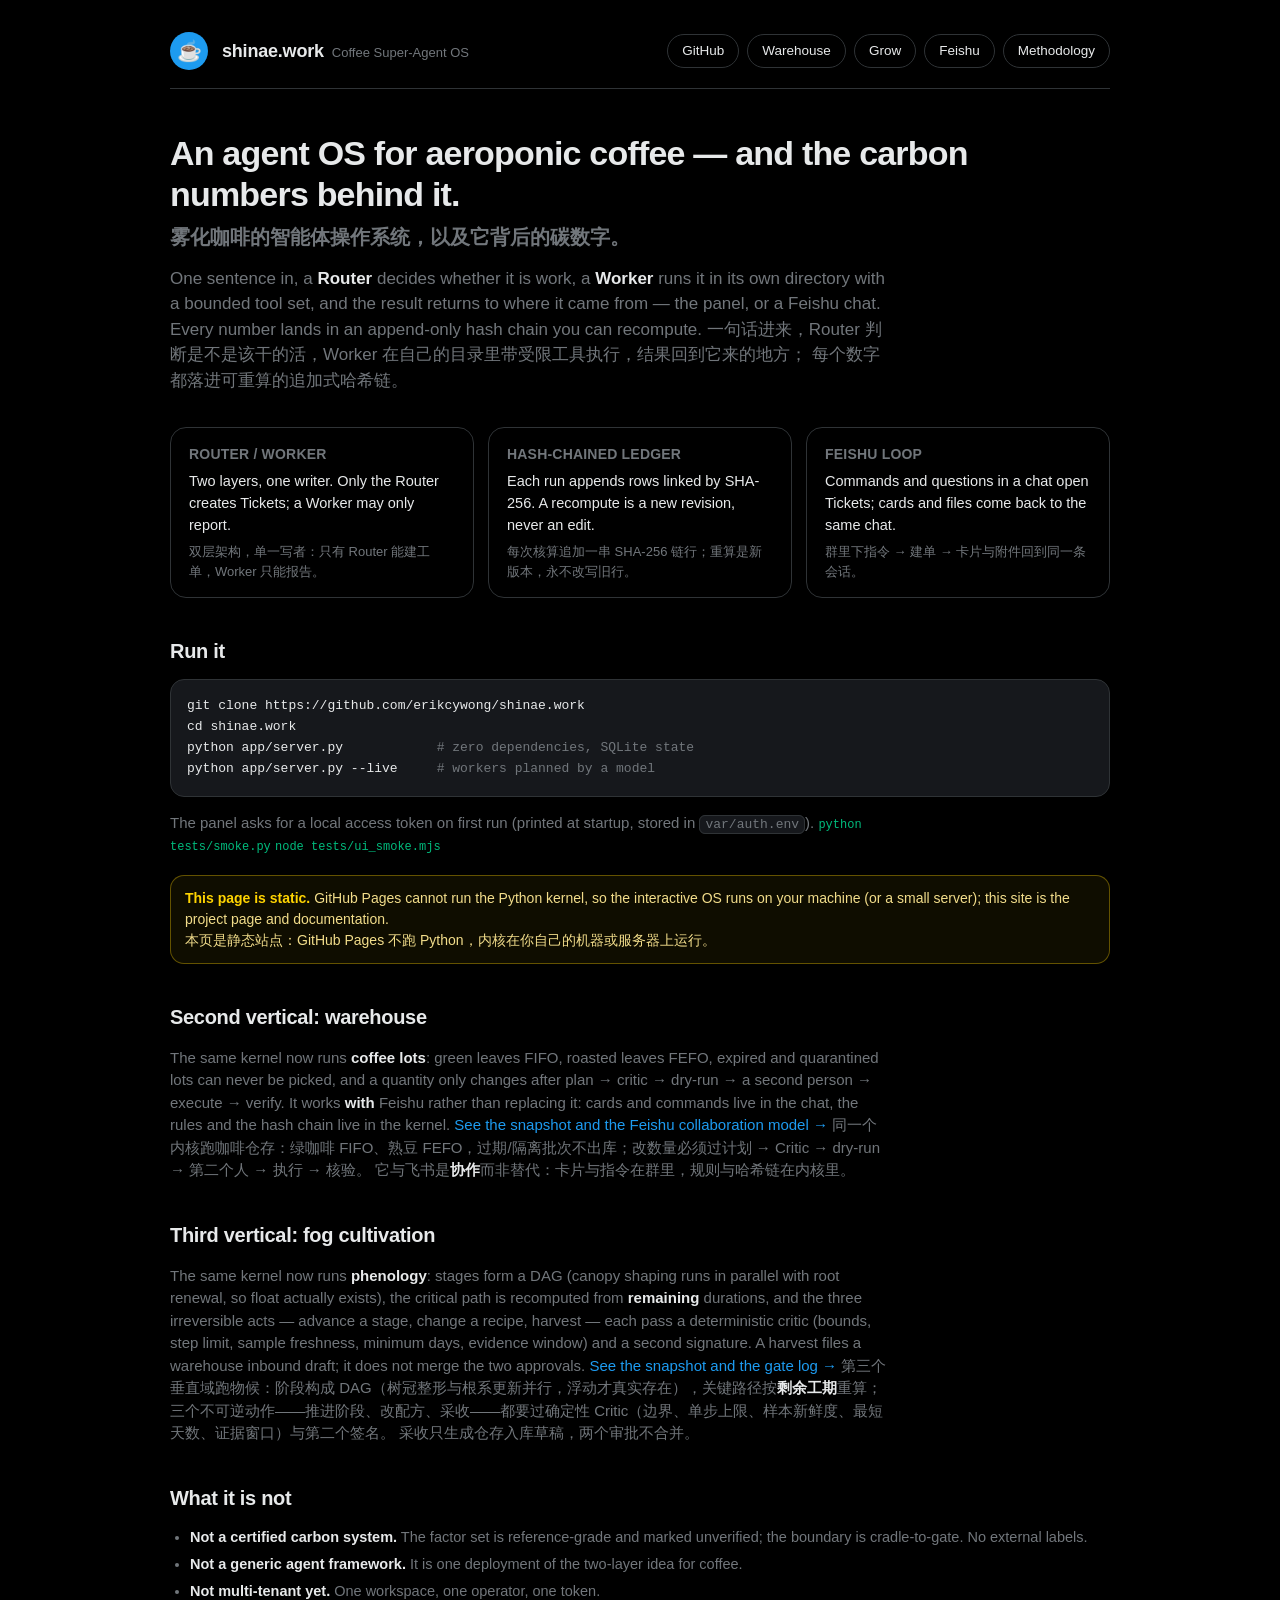
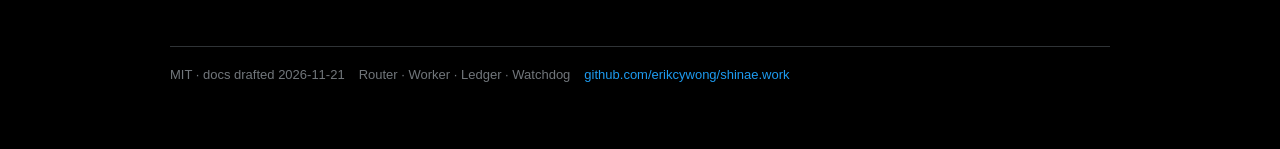
<file: docs/index.html>
<!doctype html>
<html lang="zh-CN">
<head>
<meta charset="utf-8">
<meta name="viewport" content="width=device-width, initial-scale=1">
<title>shinae.work — Coffee Super-Agent OS</title>
<meta name="description" content="An agent operating system for aeroponic coffee and carbon accounting: Router/Worker, hash-chained ledger, Feishu loop.">
<link rel="icon" href="data:image/svg+xml,<svg xmlns='http://www.w3.org/2000/svg' viewBox='0 0 100 100'><text y='.9em' font-size='90'>☕</text></svg>">
<style>
  :root{
    --bg:#000;--line:#2f3336;--text:#e7e9ea;--dim:#71767b;--accent:#1d9bf0;
    --green:#00ba7c;--surface:#16181c;--mono:ui-monospace,"Cascadia Mono",Consolas,monospace;
    --sans:-apple-system,"Segoe UI",Roboto,"Helvetica Neue","PingFang SC","Microsoft YaHei",sans-serif;
  }
  *{box-sizing:border-box}
  html,body{margin:0;background:var(--bg);color:var(--text);font-family:var(--sans);
    font-size:16px;line-height:1.5;-webkit-font-smoothing:antialiased}
  a{color:var(--accent);text-decoration:none}
  a:hover{text-decoration:underline}
  .wrap{max-width:980px;margin:0 auto;padding:32px 20px 64px}
  header{display:flex;align-items:center;gap:14px;padding-bottom:18px;border-bottom:1px solid var(--line)}
  .mark{width:38px;height:38px;border-radius:50%;background:var(--accent);display:grid;place-items:center;
    font-size:20px;color:#fff;flex:0 0 auto}
  .brand b{font-size:18px;letter-spacing:-.2px}
  .brand span{color:var(--dim);font-size:13px;margin-left:8px}
  nav{margin-left:auto;display:flex;gap:8px;flex-wrap:wrap}
  nav a{border:1px solid var(--line);border-radius:999px;padding:6px 14px;font-size:13.5px;color:var(--text)}
  nav a:hover{background:rgba(231,233,234,.08);text-decoration:none}
  h1{font-size:34px;line-height:1.2;letter-spacing:-.8px;margin:44px 0 10px;font-weight:800}
  h1 .cn{display:block;font-size:20px;color:var(--dim);font-weight:600;margin-top:10px;letter-spacing:0}
  .lead{color:var(--dim);font-size:17px;max-width:720px}
  .lead b{color:var(--text);font-weight:600}
  .grid{display:grid;gap:14px;margin:34px 0}
  @media(min-width:760px){.grid.c3{grid-template-columns:repeat(3,1fr)}}
  .card{border:1px solid var(--line);border-radius:16px;padding:16px 18px}
  .card h3{margin:0 0 6px;font-size:14px;color:var(--dim);font-weight:700;letter-spacing:.2px}
  .card p{margin:0;font-size:14.5px;color:var(--text)}
  .card .cn2{display:block;color:var(--dim);font-size:13px;margin-top:6px}
  pre{background:var(--surface);border:1px solid var(--line);border-radius:14px;padding:16px;
    overflow:auto;font-family:var(--mono);font-size:13px;line-height:1.6}
  code{font-family:var(--mono);font-size:13px;background:var(--surface);border:1px solid var(--line);
    border-radius:6px;padding:1px 5px}
  h2{font-size:20px;margin:38px 0 10px;letter-spacing:-.3px}
  .note{border:1px solid rgba(255,212,0,.35);background:rgba(255,212,0,.06);border-radius:14px;
    padding:12px 14px;font-size:14px;color:#f2dd8a;margin:18px 0}
  .note b{color:#ffd400}
  ul{color:var(--dim);font-size:14.5px;padding-left:20px}
  li{margin:5px 0}
  li b{color:var(--text);font-weight:600}
  footer{border-top:1px solid var(--line);margin-top:44px;padding-top:18px;color:var(--dim);font-size:13px;
    display:flex;gap:14px;flex-wrap:wrap}
  .tag{font-family:var(--mono);font-size:12px;color:var(--green)}
</style>
</head>
<body>
<div class="wrap">
  <header>
    <div class="mark">☕</div>
    <div class="brand"><b>shinae.work</b><span>Coffee Super-Agent OS</span></div>
    <nav>
      <a href="https://github.com/erikcywong/shinae.work">GitHub</a>
      <a href="warehouse.html">Warehouse</a>
      <a href="grow.html">Grow</a>
      <a href="https://github.com/erikcywong/shinae.work/blob/main/docs/005-feishu.md">Feishu</a>
      <a href="https://github.com/erikcywong/shinae.work/blob/main/docs/004-methodology.md">Methodology</a>
    </nav>
  </header>

  <h1>An agent OS for aeroponic coffee — and the carbon numbers behind it.
    <span class="cn">雾化咖啡的智能体操作系统，以及它背后的碳数字。</span>
  </h1>
  <p class="lead">
    One sentence in, a <b>Router</b> decides whether it is work, a <b>Worker</b> runs it in its own
    directory with a bounded tool set, and the result returns to where it came from — the panel, or a
    Feishu chat. Every number lands in an append-only hash chain you can recompute.
    <span class="cn2">一句话进来，Router 判断是不是该干的活，Worker 在自己的目录里带受限工具执行，结果回到它来的地方；
    每个数字都落进可重算的追加式哈希链。</span>
  </p>

  <div class="grid c3">
    <div class="card">
      <h3>ROUTER / WORKER</h3>
      <p>Two layers, one writer. Only the Router creates Tickets; a Worker may only report.</p>
      <span class="cn2">双层架构，单一写者：只有 Router 能建工单，Worker 只能报告。</span>
    </div>
    <div class="card">
      <h3>HASH-CHAINED LEDGER</h3>
      <p>Each run appends rows linked by SHA-256. A recompute is a new revision, never an edit.</p>
      <span class="cn2">每次核算追加一串 SHA-256 链行；重算是新版本，永不改写旧行。</span>
    </div>
    <div class="card">
      <h3>FEISHU LOOP</h3>
      <p>Commands and questions in a chat open Tickets; cards and files come back to the same chat.</p>
      <span class="cn2">群里下指令 → 建单 → 卡片与附件回到同一条会话。</span>
    </div>
  </div>

  <h2>Run it</h2>
  <pre>git clone https://github.com/erikcywong/shinae.work
cd shinae.work
python app/server.py            <span style="color:#71767b"># zero dependencies, SQLite state</span>
python app/server.py --live     <span style="color:#71767b"># workers planned by a model</span></pre>
  <p class="lead" style="font-size:15px">
    The panel asks for a local access token on first run (printed at startup, stored in
    <code>var/auth.env</code>). <span class="tag">python tests/smoke.py</span>
    <span class="tag">node tests/ui_smoke.mjs</span>
  </p>

  <div class="note">
    <b>This page is static.</b> GitHub Pages cannot run the Python kernel, so the interactive OS runs
    on your machine (or a small server); this site is the project page and documentation.
    <br>本页是静态站点：GitHub Pages 不跑 Python，内核在你自己的机器或服务器上运行。
  </div>

  <h2>Second vertical: warehouse</h2>
  <p class="lead" style="font-size:15px">
    The same kernel now runs <b>coffee lots</b>: green leaves FIFO, roasted leaves FEFO, expired and quarantined
    lots can never be picked, and a quantity only changes after plan → critic → dry-run → a second person →
    execute → verify. It works <b>with</b> Feishu rather than replacing it: cards and commands live in the chat,
    the rules and the hash chain live in the kernel.
    <a href="warehouse.html">See the snapshot and the Feishu collaboration model →</a>
    <span class="cn2">同一个内核跑咖啡仓存：绿咖啡 FIFO、熟豆 FEFO，过期/隔离批次不出库；改数量必须过计划 → Critic → dry-run → 第二个人 → 执行 → 核验。
    它与飞书是<b>协作</b>而非替代：卡片与指令在群里，规则与哈希链在内核里。</span>
  </p>

  <h2>Third vertical: fog cultivation</h2>
  <p class="lead" style="font-size:15px">
    The same kernel now runs <b>phenology</b>: stages form a DAG (canopy shaping runs in parallel with root
    renewal, so float actually exists), the critical path is recomputed from <b>remaining</b> durations, and the
    three irreversible acts — advance a stage, change a recipe, harvest — each pass a deterministic critic
    (bounds, step limit, sample freshness, minimum days, evidence window) and a second signature.
    A harvest files a warehouse inbound draft; it does not merge the two approvals.
    <a href="grow.html">See the snapshot and the gate log →</a>
    <span class="cn2">第三个垂直域跑物候：阶段构成 DAG（树冠整形与根系更新并行，浮动才真实存在），关键路径按<b>剩余工期</b>重算；
    三个不可逆动作——推进阶段、改配方、采收——都要过确定性 Critic（边界、单步上限、样本新鲜度、最短天数、证据窗口）与第二个签名。
    采收只生成仓存入库草稿，两个审批不合并。</span>
  </p>

  <h2>What it is not</h2>
  <ul>
    <li><b>Not a certified carbon system.</b> The factor set is reference-grade and marked unverified; the
      boundary is cradle-to-gate. No external labels.</li>
    <li><b>Not a generic agent framework.</b> It is one deployment of the two-layer idea for coffee.</li>
    <li><b>Not multi-tenant yet.</b> One workspace, one operator, one token.</li>
  </ul>

  <footer>
    <span>MIT · docs drafted 2026-11-21</span>
    <span>Router · Worker · Ledger · Watchdog</span>
    <span><a href="https://github.com/erikcywong/shinae.work">github.com/erikcywong/shinae.work</a></span>
  </footer>
</div>
</body>
</html>
</file>
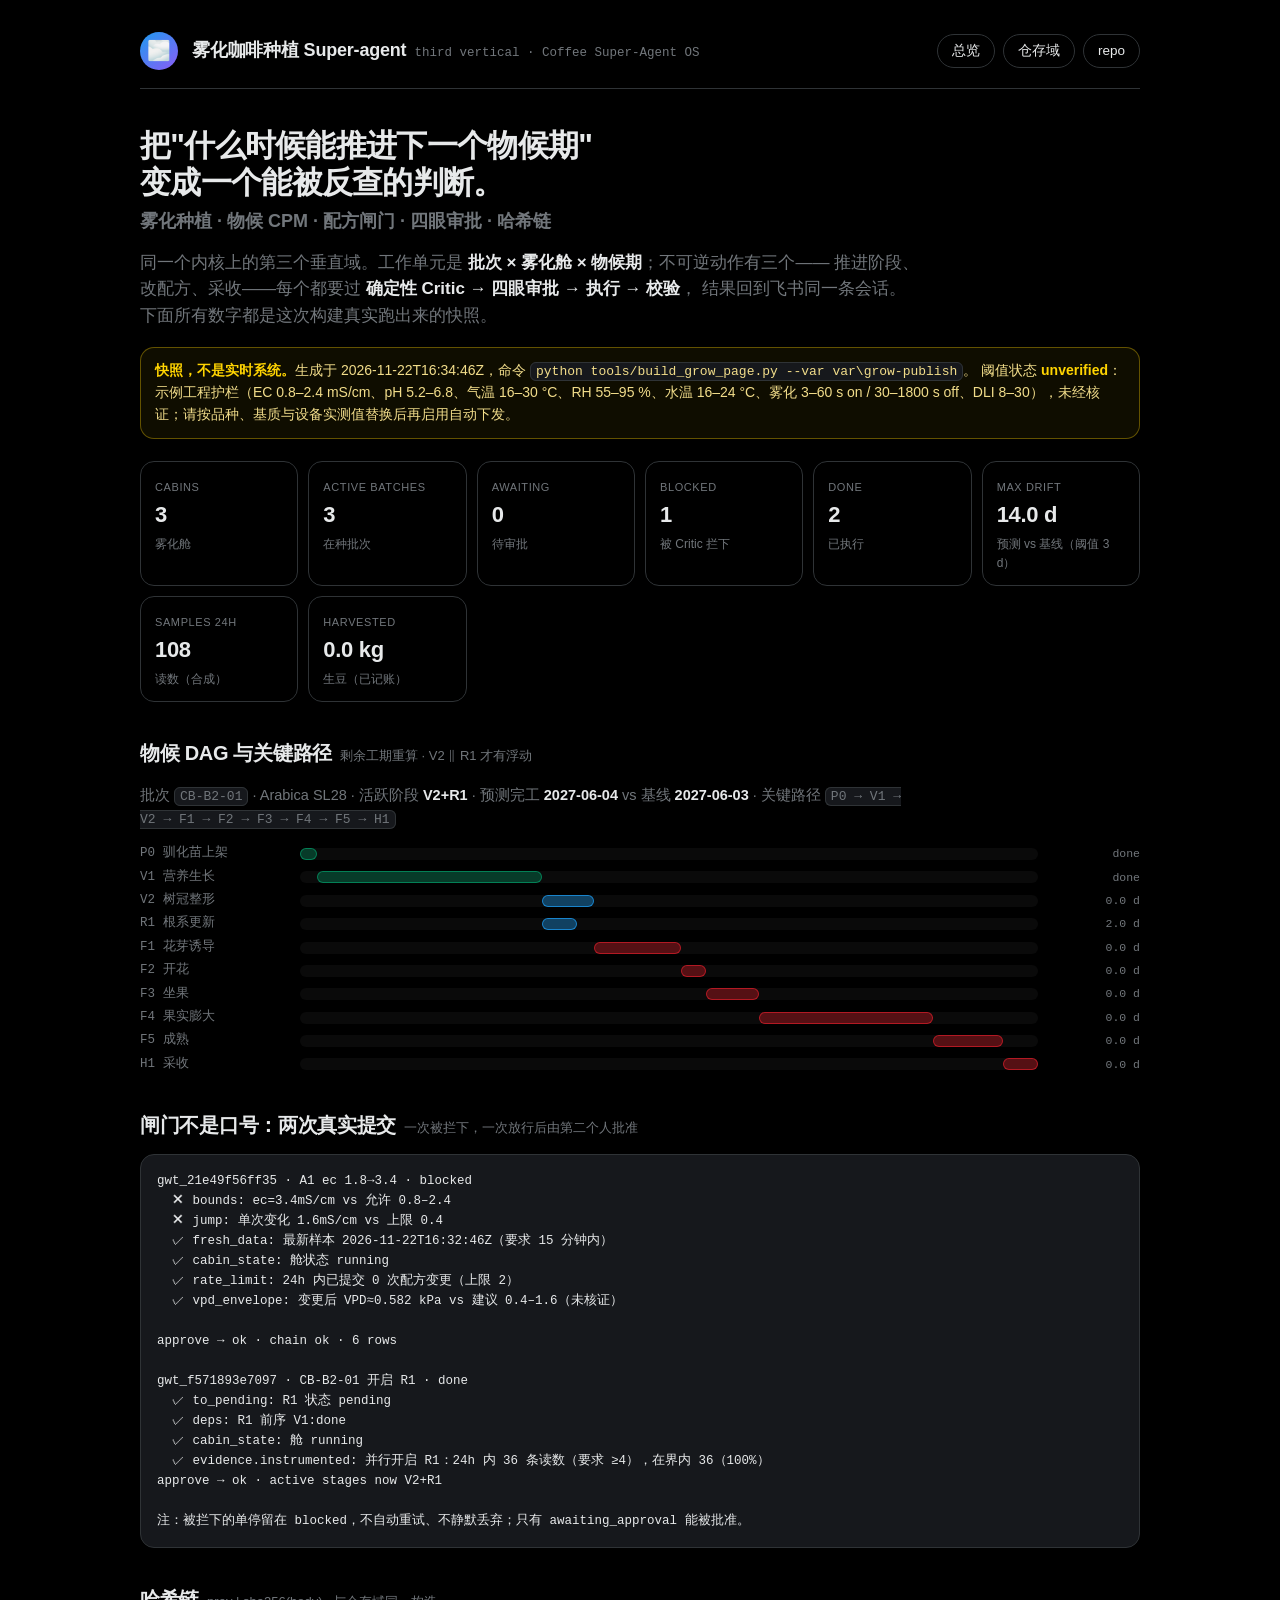
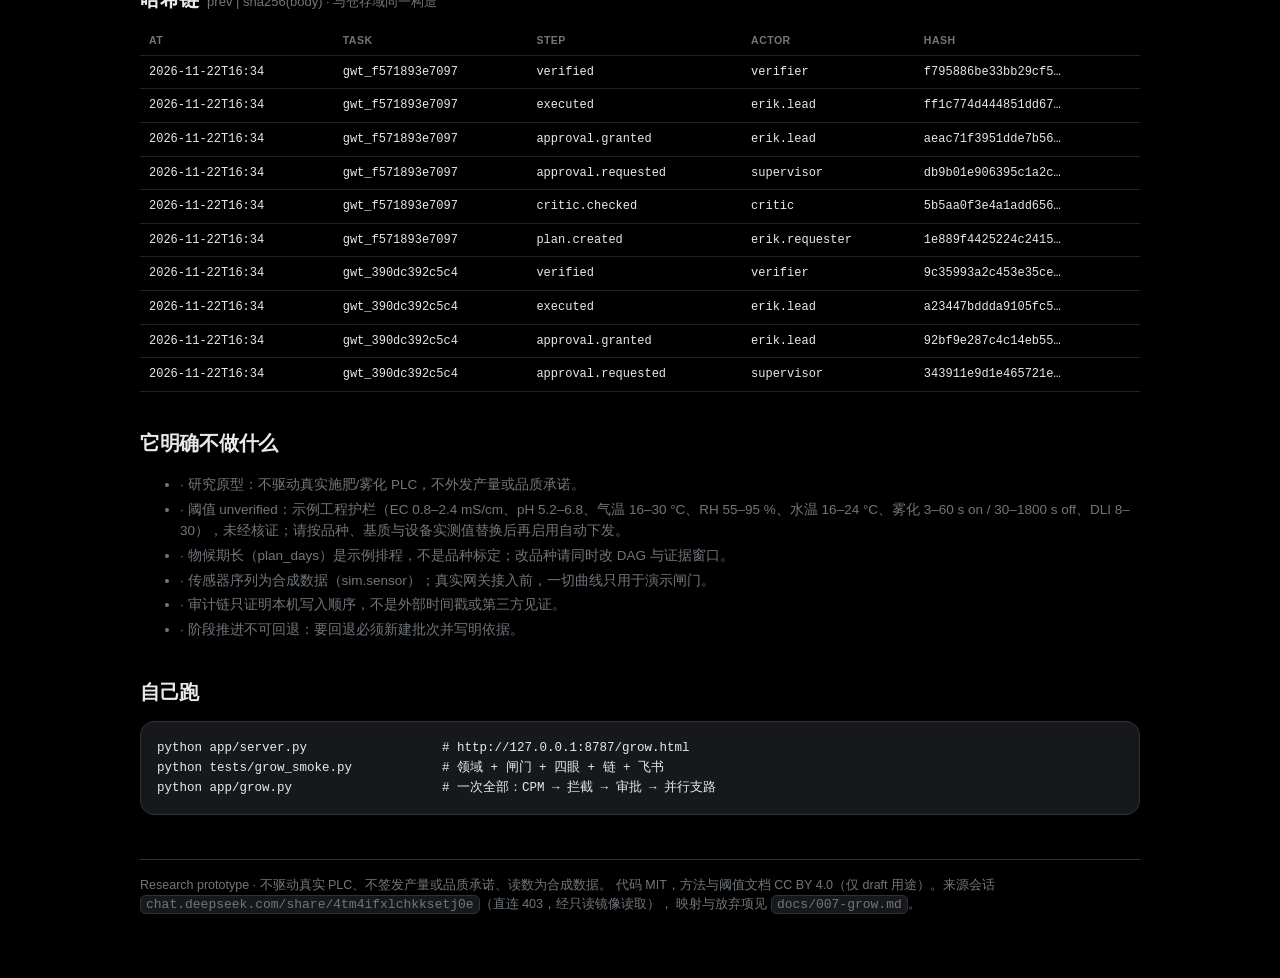
<file: docs/grow.html>
<!doctype html>
<html lang="zh-CN">
<head>
<meta charset="utf-8">
<meta name="viewport" content="width=device-width, initial-scale=1">
<title>雾化咖啡种植 Super-agent — 物候 CPM · 配方闸门 · 四眼审批</title>
<meta name="description" content="第三个垂直域：雾化咖啡种植。物候期关键路径（CPM）用剩余工期重算，配方变更过确定性 Critic 与四眼审批，舱内读数越界即告警，采收自动生成仓存入库单，全过程哈希链可验。">
<link rel="icon" href="data:image/svg+xml,<svg xmlns='http://www.w3.org/2000/svg' viewBox='0 0 100 100'><text y='.9em' font-size='90'>🌫️</text></svg>">
<style>
:root{--bg:#000;--line:#2f3336;--text:#e7e9ea;--dim:#71767b;--accent:#1d9bf0;
  --green:#00ba7c;--amber:#ffd400;--red:#f4212e;--surface:#16181c;
  --mono:ui-monospace,"Cascadia Mono",Consolas,monospace;
  --sans:-apple-system,"Segoe UI",Roboto,"Helvetica Neue","PingFang SC","Microsoft YaHei",sans-serif}
*{box-sizing:border-box}
html,body{margin:0;background:var(--bg);color:var(--text);font-family:var(--sans);font-size:16px;line-height:1.55}
a{color:var(--accent);text-decoration:none}a:hover{text-decoration:underline}
.wrap{max-width:1040px;margin:0 auto;padding:32px 20px 64px}
header{display:flex;align-items:center;gap:14px;padding-bottom:18px;border-bottom:1px solid var(--line);flex-wrap:wrap}
.mark{width:38px;height:38px;border-radius:50%;background:linear-gradient(140deg,#1d9bf0,#8b5cf6);
  display:grid;place-items:center;font-size:19px;flex:0 0 auto}
.brand b{font-size:18px;letter-spacing:-.2px}
.brand span{color:var(--dim);font-size:12.5px;margin-left:8px;font-family:var(--mono)}
nav{margin-left:auto;display:flex;gap:8px;flex-wrap:wrap}
nav a{border:1px solid var(--line);border-radius:999px;padding:6px 14px;font-size:13.5px;color:var(--text)}
nav a:hover{background:rgba(231,233,234,.08);text-decoration:none}
h1{font-size:31px;line-height:1.2;letter-spacing:-.7px;margin:38px 0 10px;font-weight:800}
h1 .cn{display:block;font-size:18px;color:var(--dim);font-weight:600;margin-top:10px;letter-spacing:0}
.lead{color:var(--dim);font-size:17px;max-width:780px}
.lead b{color:var(--text);font-weight:600}
h2{font-size:20px;margin:36px 0 10px;letter-spacing:-.3px}
h2 small{color:var(--dim);font-weight:500;font-size:13px;margin-left:8px;letter-spacing:0}
.note{border:1px solid rgba(255,212,0,.35);background:rgba(255,212,0,.06);border-radius:14px;
  padding:12px 14px;font-size:14px;color:#f2dd8a;margin:18px 0}
.note b{color:var(--amber)}
.kpis{display:grid;gap:10px;grid-template-columns:repeat(auto-fit,minmax(150px,1fr));margin:22px 0}
.kpi{border:1px solid var(--line);border-radius:14px;padding:12px 14px}
.kpi b{display:block;font-size:22px;font-weight:750;letter-spacing:-.3px}
.kpi span{font-size:11px;color:var(--dim);text-transform:uppercase;letter-spacing:.6px}
.kpi small{display:block;color:var(--dim);font-size:12px;margin-top:3px}
pre{background:var(--surface);border:1px solid var(--line);border-radius:14px;padding:16px;overflow:auto;
  font-family:var(--mono);font-size:12.5px;line-height:1.6}
code{font-family:var(--mono);font-size:13px;background:var(--surface);border:1px solid var(--line);
  border-radius:6px;padding:1px 5px}
table{width:100%;border-collapse:collapse;font-size:13px;margin:10px 0}
th,td{text-align:left;padding:7px 9px;border-bottom:1px solid #222}
th{color:var(--dim);font-size:10.5px;text-transform:uppercase;letter-spacing:.5px;font-weight:600}
.mono{font-family:var(--mono);font-size:12px}
.pill{display:inline-block;border:1px solid var(--line);border-radius:999px;padding:1px 8px;font-size:11px}
.ok{color:var(--green);border-color:rgba(0,186,124,.4)}
.warn{color:var(--amber);border-color:rgba(255,212,0,.35)}
.bad{color:var(--red);border-color:rgba(244,33,46,.35)}
.boundary li{font-size:13.5px;color:var(--dim);margin:4px 0}
.stages{display:grid;gap:4px;margin:12px 0}
.stage{display:grid;grid-template-columns:150px 1fr 92px;gap:10px;align-items:center;font-size:12.5px}
.stage .lbl{font-family:var(--mono);color:var(--dim)}
.stage .track{height:12px;background:rgba(255,255,255,.04);border-radius:6px;position:relative}
.stage .bar{position:absolute;top:0;height:12px;border-radius:6px;background:#3a3f45;border:1px solid #4a5057}
.stage .bar.critical{background:rgba(244,33,46,.32);border-color:rgba(244,33,46,.6)}
.stage .bar.done{background:rgba(0,186,124,.28);border-color:rgba(0,186,124,.55)}
.stage .bar.active{background:rgba(29,155,240,.38);border-color:rgba(29,155,240,.75)}
.stage .val{font-family:var(--mono);color:var(--dim);text-align:right;font-size:11.5px}
footer{margin-top:44px;padding-top:16px;border-top:1px solid var(--line);color:var(--dim);font-size:12.5px}
</style>
</head>
<body>
<div class="wrap">
<header>
  <div class="mark">🌫️</div>
  <div class="brand"><b>雾化咖啡种植 Super-agent</b><span>third vertical · Coffee Super-Agent OS</span></div>
  <nav>
    <a href="./">总览</a>
    <a href="warehouse.html">仓存域</a>
    <a href="https://github.com/erikcywong/shinae.work">repo</a>
  </nav>
</header>

<h1>把"什么时候能推进下一个物候期"<br>变成一个能被反查的判断。<span class="cn">雾化种植 · 物候 CPM · 配方闸门 · 四眼审批 · 哈希链</span></h1>
<p class="lead">同一个内核上的第三个垂直域。工作单元是 <b>批次 × 雾化舱 × 物候期</b>；不可逆动作有三个——
推进阶段、改配方、采收——每个都要过 <b>确定性 Critic → 四眼审批 → 执行 → 校验</b>，
结果回到飞书同一条会话。下面所有数字都是这次构建真实跑出来的快照。</p>

<div class="note"><b>快照，不是实时系统。</b>生成于 2026-11-22T16:34:46Z，命令 <code>python tools/build_grow_page.py --var var\grow-publish</code>。
阈值状态 <b>unverified</b>：示例工程护栏（EC 0.8–2.4 mS/cm、pH 5.2–6.8、气温 16–30 °C、RH 55–95 %、水温 16–24 °C、雾化 3–60 s on / 30–1800 s off、DLI 8–30），未经核证；请按品种、基质与设备实测值替换后再启用自动下发。</div>

<div class="kpis">
  <div class="kpi"><span>cabins</span><b>3</b><small>雾化舱</small></div>
  <div class="kpi"><span>active batches</span><b>3</b><small>在种批次</small></div>
  <div class="kpi"><span>awaiting</span><b>0</b><small>待审批</small></div>
  <div class="kpi"><span>blocked</span><b>1</b><small>被 Critic 拦下</small></div>
  <div class="kpi"><span>done</span><b>2</b><small>已执行</small></div>
  <div class="kpi"><span>max drift</span><b>14.0 d</b><small>预测 vs 基线（阈值 3 d）</small></div>
  <div class="kpi"><span>samples 24h</span><b>108</b><small>读数（合成）</small></div>
  <div class="kpi"><span>harvested</span><b>0.0 kg</b><small>生豆（已记账）</small></div>
</div>

<h2>物候 DAG 与关键路径<small>剩余工期重算 · V2 ∥ R1 才有浮动</small></h2>
<p class="lead" style="font-size:14.5px">批次 <code>CB-B2-01</code> · Arabica SL28 · 活跃阶段
<b>V2+R1</b> · 预测完工 <b>2027-06-04</b> vs 基线 <b>2027-06-03</b>
· 关键路径 <code>P0 → V1 → V2 → F1 → F2 → F3 → F4 → F5 → H1</code></p>
<div class="stages"><div class="stage"><div class="lbl">P0 驯化苗上架</div><div class="track"><div class="bar critical done" style="left:0.00%;width:2.36%"></div></div><div class="val">done</div></div>
<div class="stage"><div class="lbl">V1 营养生长</div><div class="track"><div class="bar critical done" style="left:2.36%;width:30.41%"></div></div><div class="val">done</div></div>
<div class="stage"><div class="lbl">V2 树冠整形</div><div class="track"><div class="bar critical active" style="left:32.77%;width:7.09%"></div></div><div class="val">0.0 d</div></div>
<div class="stage"><div class="lbl">R1 根系更新</div><div class="track"><div class="bar active" style="left:32.77%;width:4.73%"></div></div><div class="val">2.0 d</div></div>
<div class="stage"><div class="lbl">F1 花芽诱导</div><div class="track"><div class="bar critical pending" style="left:39.86%;width:11.82%"></div></div><div class="val">0.0 d</div></div>
<div class="stage"><div class="lbl">F2 开花</div><div class="track"><div class="bar critical pending" style="left:51.69%;width:3.38%"></div></div><div class="val">0.0 d</div></div>
<div class="stage"><div class="lbl">F3 坐果</div><div class="track"><div class="bar critical pending" style="left:55.07%;width:7.09%"></div></div><div class="val">0.0 d</div></div>
<div class="stage"><div class="lbl">F4 果实膨大</div><div class="track"><div class="bar critical pending" style="left:62.16%;width:23.65%"></div></div><div class="val">0.0 d</div></div>
<div class="stage"><div class="lbl">F5 成熟</div><div class="track"><div class="bar critical pending" style="left:85.81%;width:9.46%"></div></div><div class="val">0.0 d</div></div>
<div class="stage"><div class="lbl">H1 采收</div><div class="track"><div class="bar critical pending" style="left:95.27%;width:4.73%"></div></div><div class="val">0.0 d</div></div></div>

<h2>闸门不是口号：两次真实提交<small>一次被拦下，一次放行后由第二个人批准</small></h2>
<pre>gwt_21e49f56ff35 · A1 ec 1.8→3.4 · blocked
  ✕ bounds: ec=3.4mS/cm vs 允许 0.8–2.4
  ✕ jump: 单次变化 1.6mS/cm vs 上限 0.4
  ✓ fresh_data: 最新样本 2026-11-22T16:32:46Z（要求 15 分钟内）
  ✓ cabin_state: 舱状态 running
  ✓ rate_limit: 24h 内已提交 0 次配方变更（上限 2）
  ✓ vpd_envelope: 变更后 VPD≈0.582 kPa vs 建议 0.4–1.6（未核证）

approve → ok · chain ok · 6 rows

gwt_f571893e7097 · CB-B2-01 开启 R1 · done
  ✓ to_pending: R1 状态 pending
  ✓ deps: R1 前序 V1:done
  ✓ cabin_state: 舱 running
  ✓ evidence.instrumented: 并行开启 R1：24h 内 36 条读数（要求 ≥4），在界内 36（100%）
approve → ok · active stages now V2+R1

注：被拦下的单停留在 blocked，不自动重试、不静默丢弃；只有 awaiting_approval 能被批准。</pre>

<h2>哈希链<small>prev | sha256(body) · 与仓存域同一构造</small></h2>
<table><thead><tr><th>at</th><th>task</th><th>step</th><th>actor</th><th>hash</th></tr></thead><tbody>
<tr><td class="mono">2026-11-22T16:34</td><td class="mono">gwt_f571893e7097</td><td class="mono">verified</td><td class="mono">verifier</td><td class="mono">f795886be33bb29cf5…</td></tr>
<tr><td class="mono">2026-11-22T16:34</td><td class="mono">gwt_f571893e7097</td><td class="mono">executed</td><td class="mono">erik.lead</td><td class="mono">ff1c774d444851dd67…</td></tr>
<tr><td class="mono">2026-11-22T16:34</td><td class="mono">gwt_f571893e7097</td><td class="mono">approval.granted</td><td class="mono">erik.lead</td><td class="mono">aeac71f3951dde7b56…</td></tr>
<tr><td class="mono">2026-11-22T16:34</td><td class="mono">gwt_f571893e7097</td><td class="mono">approval.requested</td><td class="mono">supervisor</td><td class="mono">db9b01e906395c1a2c…</td></tr>
<tr><td class="mono">2026-11-22T16:34</td><td class="mono">gwt_f571893e7097</td><td class="mono">critic.checked</td><td class="mono">critic</td><td class="mono">5b5aa0f3e4a1add656…</td></tr>
<tr><td class="mono">2026-11-22T16:34</td><td class="mono">gwt_f571893e7097</td><td class="mono">plan.created</td><td class="mono">erik.requester</td><td class="mono">1e889f4425224c2415…</td></tr>
<tr><td class="mono">2026-11-22T16:34</td><td class="mono">gwt_390dc392c5c4</td><td class="mono">verified</td><td class="mono">verifier</td><td class="mono">9c35993a2c453e35ce…</td></tr>
<tr><td class="mono">2026-11-22T16:34</td><td class="mono">gwt_390dc392c5c4</td><td class="mono">executed</td><td class="mono">erik.lead</td><td class="mono">a23447bddda9105fc5…</td></tr>
<tr><td class="mono">2026-11-22T16:34</td><td class="mono">gwt_390dc392c5c4</td><td class="mono">approval.granted</td><td class="mono">erik.lead</td><td class="mono">92bf9e287c4c14eb55…</td></tr>
<tr><td class="mono">2026-11-22T16:34</td><td class="mono">gwt_390dc392c5c4</td><td class="mono">approval.requested</td><td class="mono">supervisor</td><td class="mono">343911e9d1e465721e…</td></tr>
</tbody></table>

<h2>它明确不做什么</h2>
<ul class="boundary"><li>· 研究原型：不驱动真实施肥/雾化 PLC，不外发产量或品质承诺。</li>
<li>· 阈值 unverified：示例工程护栏（EC 0.8–2.4 mS/cm、pH 5.2–6.8、气温 16–30 °C、RH 55–95 %、水温 16–24 °C、雾化 3–60 s on / 30–1800 s off、DLI 8–30），未经核证；请按品种、基质与设备实测值替换后再启用自动下发。</li>
<li>· 物候期长（plan_days）是示例排程，不是品种标定；改品种请同时改 DAG 与证据窗口。</li>
<li>· 传感器序列为合成数据（sim.sensor）；真实网关接入前，一切曲线只用于演示闸门。</li>
<li>· 审计链只证明本机写入顺序，不是外部时间戳或第三方见证。</li>
<li>· 阶段推进不可回退：要回退必须新建批次并写明依据。</li></ul>

<h2>自己跑</h2>
<pre>python app/server.py                  # http://127.0.0.1:8787/grow.html
python tests/grow_smoke.py            # 领域 + 闸门 + 四眼 + 链 + 飞书
python app/grow.py                    # 一次全部：CPM → 拦截 → 审批 → 并行支路</pre>

<footer>
Research prototype · 不驱动真实 PLC、不签发产量或品质承诺、读数为合成数据。
代码 MIT，方法与阈值文档 CC BY 4.0（仅 draft 用途）。来源会话
<code>chat.deepseek.com/share/4tm4ifxlchkksetj0e</code>（直连 403，经只读镜像读取），
映射与放弃项见 <code>docs/007-grow.md</code>。
</footer>
</div>
</body>
</html>
</file>
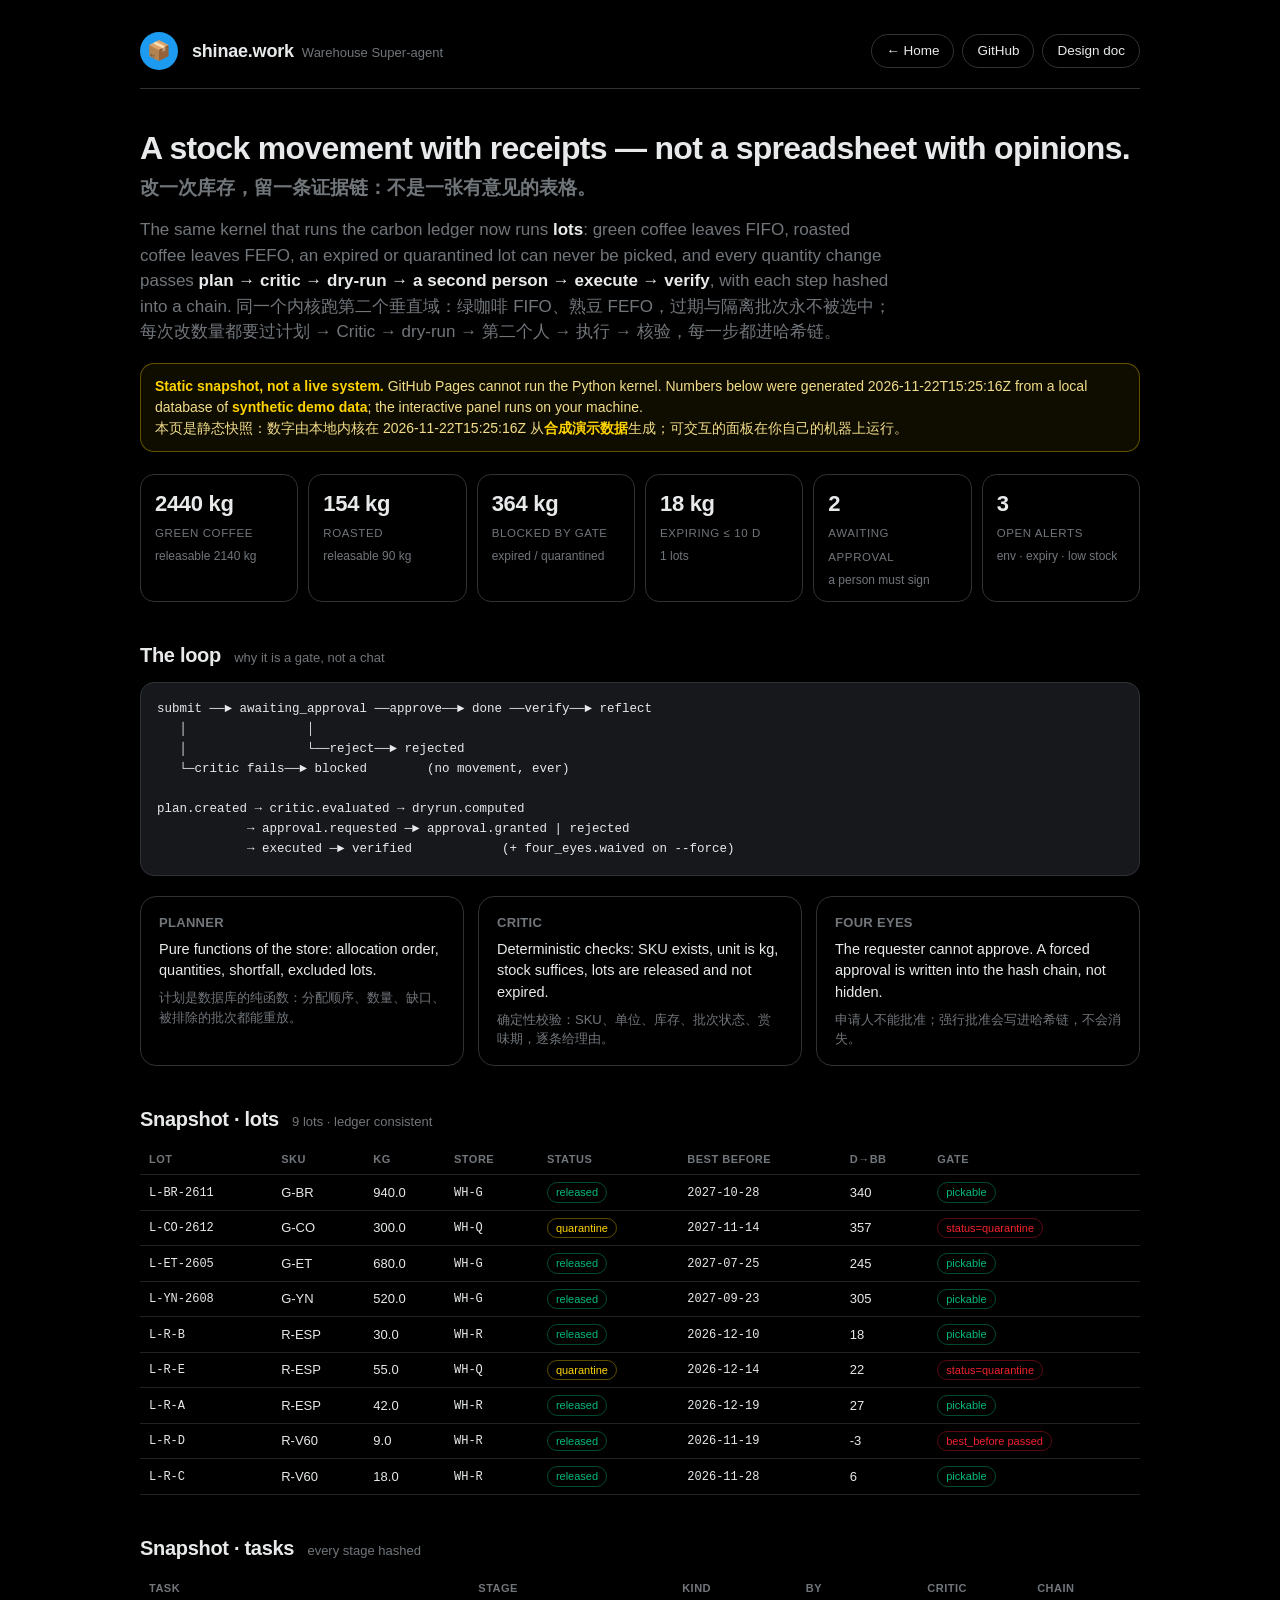
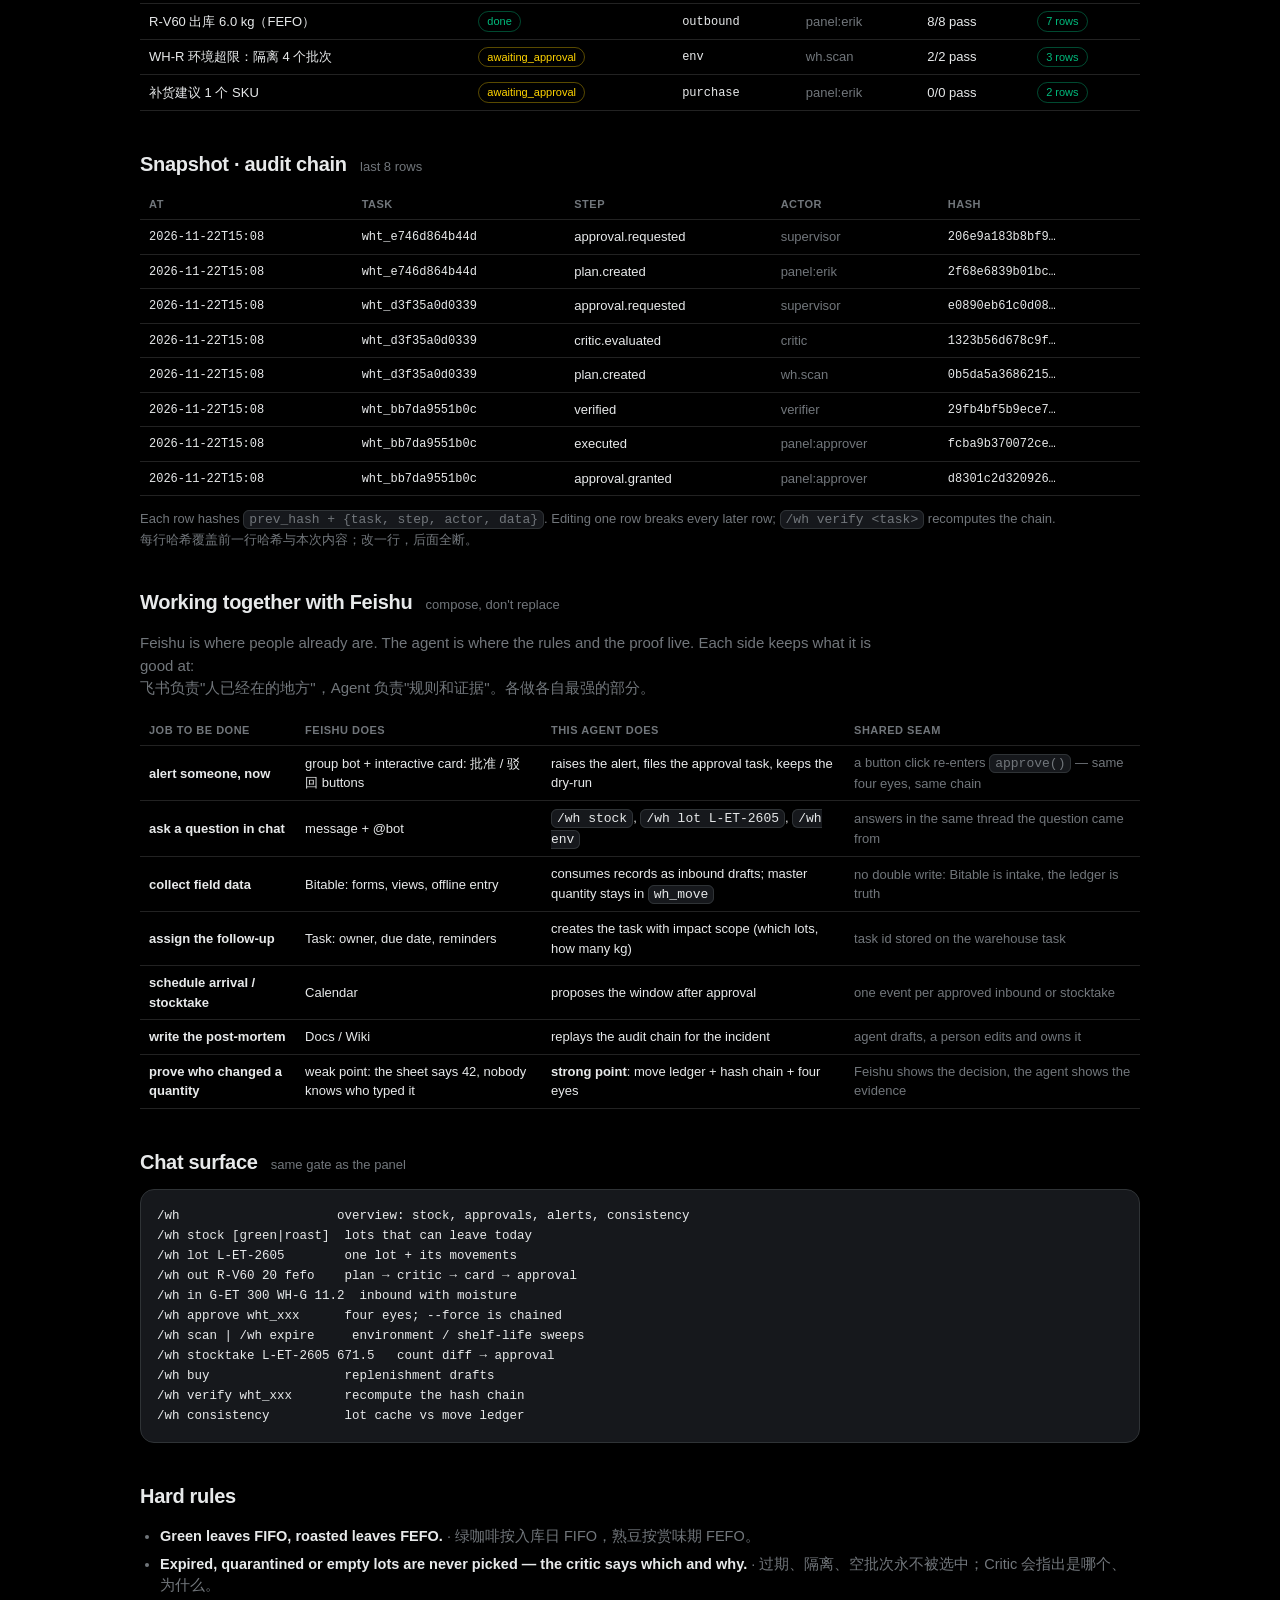
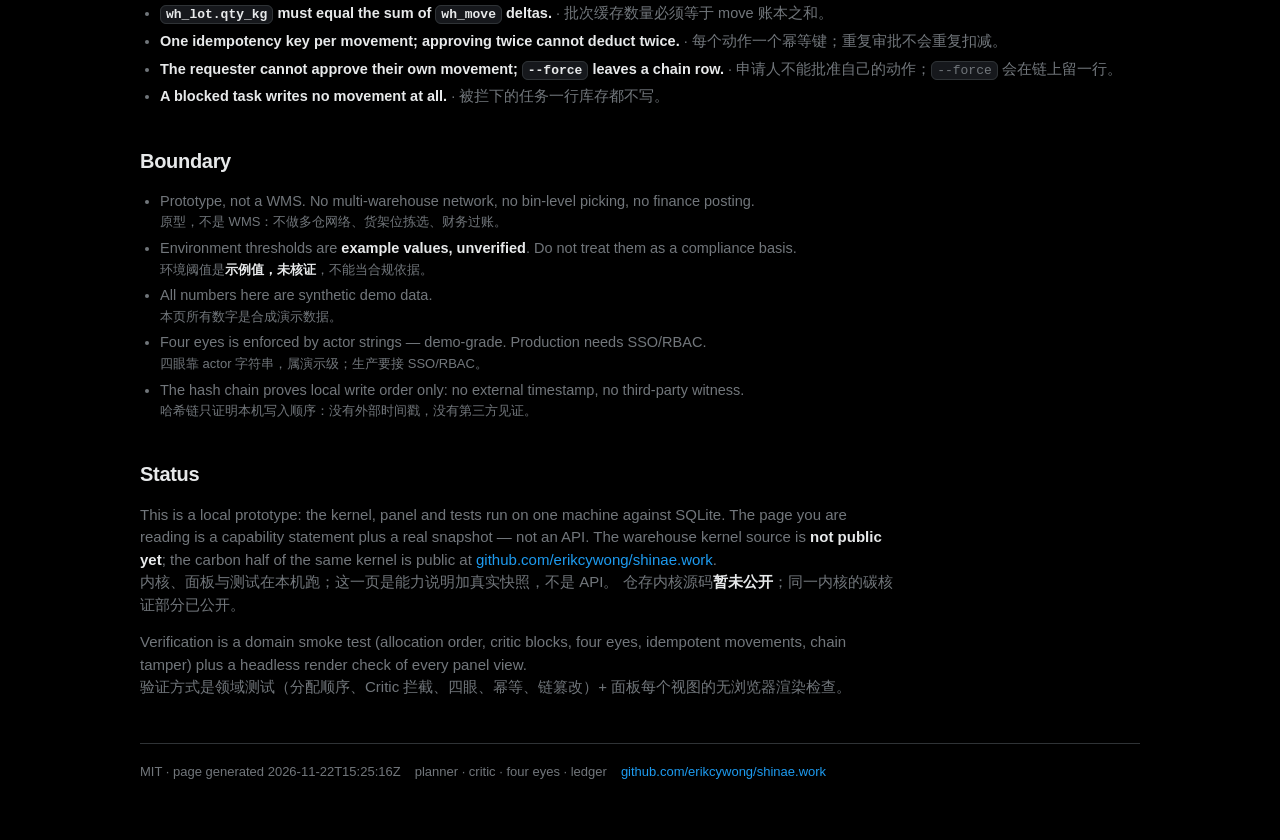
<file: docs/warehouse.html>
<!doctype html>
<html lang="zh-CN">
<head>
<meta charset="utf-8">
<meta name="viewport" content="width=device-width, initial-scale=1">
<title>Coffee warehouse Super-agent — lots, FEFO, four eyes, hash-chained moves</title>
<meta name="description" content="A second vertical of Coffee Super-Agent OS: green and roasted coffee lots, FIFO/FEFO, a deterministic critic, four-eyes approval, and a hash-chained movement ledger. Collaborates with Feishu; the kernel runs locally.">
<link rel="icon" href="data:image/svg+xml,<svg xmlns='http://www.w3.org/2000/svg' viewBox='0 0 100 100'><text y='.9em' font-size='90'>📦</text></svg>">
<style>
:root{--bg:#000;--line:#2f3336;--text:#e7e9ea;--dim:#71767b;--accent:#1d9bf0;
  --green:#00ba7c;--amber:#ffd400;--red:#f4212e;--surface:#16181c;
  --mono:ui-monospace,"Cascadia Mono",Consolas,monospace;
  --sans:-apple-system,"Segoe UI",Roboto,"Helvetica Neue","PingFang SC","Microsoft YaHei",sans-serif}
*{box-sizing:border-box}
html,body{margin:0;background:var(--bg);color:var(--text);font-family:var(--sans);font-size:16px;line-height:1.5;-webkit-font-smoothing:antialiased}
a{color:var(--accent);text-decoration:none}a:hover{text-decoration:underline}
.wrap{max-width:1040px;margin:0 auto;padding:32px 20px 64px}
header{display:flex;align-items:center;gap:14px;padding-bottom:18px;border-bottom:1px solid var(--line);flex-wrap:wrap}
.mark{width:38px;height:38px;border-radius:50%;background:var(--accent);display:grid;place-items:center;font-size:19px;color:#fff;flex:0 0 auto}
.brand b{font-size:18px;letter-spacing:-.2px}
.brand span{color:var(--dim);font-size:13px;margin-left:8px}
nav{margin-left:auto;display:flex;gap:8px;flex-wrap:wrap}
nav a{border:1px solid var(--line);border-radius:999px;padding:6px 14px;font-size:13.5px;color:var(--text)}
nav a:hover{background:rgba(231,233,234,.08);text-decoration:none}
h1{font-size:32px;line-height:1.2;letter-spacing:-.7px;margin:40px 0 10px;font-weight:800}
h1 .cn{display:block;font-size:19px;color:var(--dim);font-weight:600;margin-top:10px;letter-spacing:0}
.lead{color:var(--dim);font-size:17px;max-width:760px}
.lead b{color:var(--text);font-weight:600}
h2{font-size:20px;margin:38px 0 10px;letter-spacing:-.3px}
h2 small{color:var(--dim);font-weight:500;font-size:13px;margin-left:8px;letter-spacing:0}
.note{border:1px solid rgba(255,212,0,.35);background:rgba(255,212,0,.06);border-radius:14px;padding:12px 14px;font-size:14px;color:#f2dd8a;margin:18px 0}
.note b{color:var(--amber)}
.kpis{display:grid;gap:10px;grid-template-columns:repeat(auto-fit,minmax(150px,1fr));margin:22px 0}
.kpi{border:1px solid var(--line);border-radius:14px;padding:12px 14px}
.kpi b{display:block;font-size:22px;font-weight:750;letter-spacing:-.3px}
.kpi span{font-size:11.5px;color:var(--dim);text-transform:uppercase;letter-spacing:.6px}
.kpi small{display:block;color:var(--dim);font-size:12px;margin-top:3px}
pre{background:var(--surface);border:1px solid var(--line);border-radius:14px;padding:16px;overflow:auto;font-family:var(--mono);font-size:12.5px;line-height:1.6}
code{font-family:var(--mono);font-size:13px;background:var(--surface);border:1px solid var(--line);border-radius:6px;padding:1px 5px}
table{width:100%;border-collapse:collapse;font-size:13px;margin:10px 0}
th,td{text-align:left;padding:7px 9px;border-bottom:1px solid #222}
th{color:var(--dim);font-size:11px;text-transform:uppercase;letter-spacing:.5px;font-weight:600}
.mono{font-family:var(--mono);font-size:12px}
.pill{display:inline-block;border:1px solid var(--line);border-radius:999px;padding:1px 8px;font-size:11px}
.ok{color:var(--green);border-color:rgba(0,186,124,.4)}
.warn{color:var(--amber);border-color:rgba(255,212,0,.35)}
.bad{color:var(--red);border-color:rgba(244,33,46,.35)}
.muted{color:var(--dim)}
ul{color:var(--dim);font-size:14.5px;padding-left:20px}
li{margin:6px 0}li b{color:var(--text);font-weight:600}
footer{border-top:1px solid var(--line);margin-top:44px;padding-top:18px;color:var(--dim);font-size:13px;display:flex;gap:14px;flex-wrap:wrap}
.tag{font-family:var(--mono);font-size:12px;color:var(--green)}
.grid{display:grid;gap:14px;margin:20px 0}
@media(min-width:820px){.grid.c3{grid-template-columns:repeat(3,1fr)}}
.card{border:1px solid var(--line);border-radius:16px;padding:16px 18px}
.card h3{margin:0 0 6px;font-size:13px;color:var(--dim);font-weight:700;letter-spacing:.3px}
.card p{margin:0;font-size:14.5px}
.card .cn2{display:block;color:var(--dim);font-size:13px;margin-top:6px}
</style>
</head>
<body>
<div class="wrap">
  <header>
    <div class="mark">📦</div>
    <div class="brand"><b>shinae.work</b><span>Warehouse Super-agent</span></div>
    <nav>
      <a href="./">← Home</a>
      <a href="https://github.com/erikcywong/shinae.work">GitHub</a>
      <a href="https://github.com/erikcywong/shinae.work/blob/main/docs/006-warehouse.md">Design doc</a>
    </nav>
  </header>

  <h1>A stock movement with receipts — not a spreadsheet with opinions.
    <span class="cn">改一次库存，留一条证据链：不是一张有意见的表格。</span>
  </h1>
  <p class="lead">
    The same kernel that runs the carbon ledger now runs <b>lots</b>: green coffee leaves FIFO, roasted coffee
    leaves FEFO, an expired or quarantined lot can never be picked, and every quantity change passes
    <b>plan → critic → dry-run → a second person → execute → verify</b>, with each step hashed into a chain.
    <span class="cn2">同一个内核跑第二个垂直域：绿咖啡 FIFO、熟豆 FEFO，过期与隔离批次永不被选中；
    每次改数量都要过计划 → Critic → dry-run → 第二个人 → 执行 → 核验，每一步都进哈希链。</span>
  </p>

  <div class="note">
    <b>Static snapshot, not a live system.</b> GitHub Pages cannot run the Python kernel. Numbers below were
    generated 2026-11-22T15:25:16Z from a local database of <b>synthetic demo data</b>; the interactive panel runs on
    your machine.
    <br>本页是静态快照：数字由本地内核在 2026-11-22T15:25:16Z 从<b>合成演示数据</b>生成；可交互的面板在你自己的机器上运行。
  </div>

  <div class="kpis"><div class="kpi"><b>2440 kg</b><span>green coffee</span><small>releasable 2140 kg</small></div><div class="kpi"><b>154 kg</b><span>roasted</span><small>releasable 90 kg</small></div><div class="kpi"><b>364 kg</b><span>blocked by gate</span><small>expired / quarantined</small></div><div class="kpi"><b>18 kg</b><span>expiring ≤ 10 d</span><small>1 lots</small></div><div class="kpi"><b>2</b><span>awaiting approval</span><small>a person must sign</small></div><div class="kpi"><b>3</b><span>open alerts</span><small>env · expiry · low stock</small></div></div>

  <h2>The loop <small>why it is a gate, not a chat</small></h2>
  <pre>submit ──► awaiting_approval ──approve──► done ──verify──► reflect
   │                │
   │                └──reject──► rejected
   └─critic fails──► blocked        (no movement, ever)

plan.created → critic.evaluated → dryrun.computed
            → approval.requested ─► approval.granted | rejected
            → executed ─► verified            (+ four_eyes.waived on --force)</pre>

  <div class="grid c3">
    <div class="card"><h3>PLANNER</h3>
      <p>Pure functions of the store: allocation order, quantities, shortfall, excluded lots.</p>
      <span class="cn2">计划是数据库的纯函数：分配顺序、数量、缺口、被排除的批次都能重放。</span></div>
    <div class="card"><h3>CRITIC</h3>
      <p>Deterministic checks: SKU exists, unit is kg, stock suffices, lots are released and not expired.</p>
      <span class="cn2">确定性校验：SKU、单位、库存、批次状态、赏味期，逐条给理由。</span></div>
    <div class="card"><h3>FOUR EYES</h3>
      <p>The requester cannot approve. A forced approval is written into the hash chain, not hidden.</p>
      <span class="cn2">申请人不能批准；强行批准会写进哈希链，不会消失。</span></div>
  </div>

  <h2>Snapshot · lots <small>9 lots · ledger consistent</small></h2>
  <table><thead><tr><th>lot</th><th>sku</th><th>kg</th><th>store</th><th>status</th><th>best before</th><th>d→BB</th><th>gate</th></tr></thead>
  <tbody><tr><td class='mono'>L-BR-2611</td><td>G-BR</td><td>940.0</td><td class='mono'>WH-G</td><td><span class="pill ok">released</span></td><td class='mono'>2027-10-28</td><td>340</td><td><span class="pill ok">pickable</span></td></tr><tr><td class='mono'>L-CO-2612</td><td>G-CO</td><td>300.0</td><td class='mono'>WH-Q</td><td><span class="pill warn">quarantine</span></td><td class='mono'>2027-11-14</td><td>357</td><td><span class="pill bad">status=quarantine</span></td></tr><tr><td class='mono'>L-ET-2605</td><td>G-ET</td><td>680.0</td><td class='mono'>WH-G</td><td><span class="pill ok">released</span></td><td class='mono'>2027-07-25</td><td>245</td><td><span class="pill ok">pickable</span></td></tr><tr><td class='mono'>L-YN-2608</td><td>G-YN</td><td>520.0</td><td class='mono'>WH-G</td><td><span class="pill ok">released</span></td><td class='mono'>2027-09-23</td><td>305</td><td><span class="pill ok">pickable</span></td></tr><tr><td class='mono'>L-R-B</td><td>R-ESP</td><td>30.0</td><td class='mono'>WH-R</td><td><span class="pill ok">released</span></td><td class='mono'>2026-12-10</td><td>18</td><td><span class="pill ok">pickable</span></td></tr><tr><td class='mono'>L-R-E</td><td>R-ESP</td><td>55.0</td><td class='mono'>WH-Q</td><td><span class="pill warn">quarantine</span></td><td class='mono'>2026-12-14</td><td>22</td><td><span class="pill bad">status=quarantine</span></td></tr><tr><td class='mono'>L-R-A</td><td>R-ESP</td><td>42.0</td><td class='mono'>WH-R</td><td><span class="pill ok">released</span></td><td class='mono'>2026-12-19</td><td>27</td><td><span class="pill ok">pickable</span></td></tr><tr><td class='mono'>L-R-D</td><td>R-V60</td><td>9.0</td><td class='mono'>WH-R</td><td><span class="pill ok">released</span></td><td class='mono'>2026-11-19</td><td>-3</td><td><span class="pill bad">best_before passed</span></td></tr><tr><td class='mono'>L-R-C</td><td>R-V60</td><td>18.0</td><td class='mono'>WH-R</td><td><span class="pill ok">released</span></td><td class='mono'>2026-11-28</td><td>6</td><td><span class="pill ok">pickable</span></td></tr></tbody></table>

  <h2>Snapshot · tasks <small>every stage hashed</small></h2>
  <table><thead><tr><th>task</th><th>stage</th><th>kind</th><th>by</th><th>critic</th><th>chain</th></tr></thead>
  <tbody><tr><td>R-V60 出库 6.0 kg（FEFO）</td><td><span class="pill ok">done</span></td><td class='mono'>outbound</td><td class='muted'>panel:erik</td><td>8/8 pass</td><td><span class="pill ok">7 rows</span></td></tr><tr><td>WH-R 环境超限：隔离 4 个批次</td><td><span class="pill warn">awaiting_approval</span></td><td class='mono'>env</td><td class='muted'>wh.scan</td><td>2/2 pass</td><td><span class="pill ok">3 rows</span></td></tr><tr><td>补货建议 1 个 SKU</td><td><span class="pill warn">awaiting_approval</span></td><td class='mono'>purchase</td><td class='muted'>panel:erik</td><td>0/0 pass</td><td><span class="pill ok">2 rows</span></td></tr></tbody></table>

  <h2>Snapshot · audit chain <small>last 8 rows</small></h2>
  <table><thead><tr><th>at</th><th>task</th><th>step</th><th>actor</th><th>hash</th></tr></thead>
  <tbody><tr><td class='mono'>2026-11-22T15:08</td><td class='mono'>wht_e746d864b44d</td><td>approval.requested</td><td class='muted'>supervisor</td><td class='mono'>206e9a183b8bf9…</td></tr><tr><td class='mono'>2026-11-22T15:08</td><td class='mono'>wht_e746d864b44d</td><td>plan.created</td><td class='muted'>panel:erik</td><td class='mono'>2f68e6839b01bc…</td></tr><tr><td class='mono'>2026-11-22T15:08</td><td class='mono'>wht_d3f35a0d0339</td><td>approval.requested</td><td class='muted'>supervisor</td><td class='mono'>e0890eb61c0d08…</td></tr><tr><td class='mono'>2026-11-22T15:08</td><td class='mono'>wht_d3f35a0d0339</td><td>critic.evaluated</td><td class='muted'>critic</td><td class='mono'>1323b56d678c9f…</td></tr><tr><td class='mono'>2026-11-22T15:08</td><td class='mono'>wht_d3f35a0d0339</td><td>plan.created</td><td class='muted'>wh.scan</td><td class='mono'>0b5da5a3686215…</td></tr><tr><td class='mono'>2026-11-22T15:08</td><td class='mono'>wht_bb7da9551b0c</td><td>verified</td><td class='muted'>verifier</td><td class='mono'>29fb4bf5b9ece7…</td></tr><tr><td class='mono'>2026-11-22T15:08</td><td class='mono'>wht_bb7da9551b0c</td><td>executed</td><td class='muted'>panel:approver</td><td class='mono'>fcba9b370072ce…</td></tr><tr><td class='mono'>2026-11-22T15:08</td><td class='mono'>wht_bb7da9551b0c</td><td>approval.granted</td><td class='muted'>panel:approver</td><td class='mono'>d8301c2d320926…</td></tr></tbody></table>
  <p class="muted" style="font-size:13px">
    Each row hashes <code>prev_hash + {task, step, actor, data}</code>. Editing one row breaks every later
    row; <code>/wh verify &lt;task&gt;</code> recomputes the chain.
    <span class="cn2" style="display:block">每行哈希覆盖前一行哈希与本次内容；改一行，后面全断。</span>
  </p>

  <h2>Working together with Feishu <small>compose, don't replace</small></h2>
  <p class="lead" style="font-size:15px">
    Feishu is where people already are. The agent is where the rules and the proof live. Each side keeps
    what it is good at:
    <span class="cn2" style="display:block">飞书负责"人已经在的地方"，Agent 负责"规则和证据"。各做各自最强的部分。</span>
  </p>
  <table><thead><tr><th>job to be done</th><th>Feishu does</th><th>this agent does</th><th>shared seam</th></tr></thead>
  <tbody><tr><td><b>alert someone, now</b></td><td>group bot + interactive card: 批准 / 驳回 buttons</td><td>raises the alert, files the approval task, keeps the dry-run</td><td class='muted'>a button click re-enters <code>approve()</code> — same four eyes, same chain</td></tr><tr><td><b>ask a question in chat</b></td><td>message + @bot</td><td><code>/wh stock</code>, <code>/wh lot L-ET-2605</code>, <code>/wh env</code></td><td class='muted'>answers in the same thread the question came from</td></tr><tr><td><b>collect field data</b></td><td>Bitable: forms, views, offline entry</td><td>consumes records as inbound drafts; master quantity stays in <code>wh_move</code></td><td class='muted'>no double write: Bitable is intake, the ledger is truth</td></tr><tr><td><b>assign the follow-up</b></td><td>Task: owner, due date, reminders</td><td>creates the task with impact scope (which lots, how many kg)</td><td class='muted'>task id stored on the warehouse task</td></tr><tr><td><b>schedule arrival / stocktake</b></td><td>Calendar</td><td>proposes the window after approval</td><td class='muted'>one event per approved inbound or stocktake</td></tr><tr><td><b>write the post-mortem</b></td><td>Docs / Wiki</td><td>replays the audit chain for the incident</td><td class='muted'>agent drafts, a person edits and owns it</td></tr><tr><td><b>prove who changed a quantity</b></td><td>weak point: the sheet says 42, nobody knows who typed it</td><td><strong>strong point</strong>: move ledger + hash chain + four eyes</td><td class='muted'>Feishu shows the decision, the agent shows the evidence</td></tr></tbody></table>

  <h2>Chat surface <small>same gate as the panel</small></h2>
  <pre>/wh                     overview: stock, approvals, alerts, consistency
/wh stock [green|roast]  lots that can leave today
/wh lot L-ET-2605        one lot + its movements
/wh out R-V60 20 fefo    plan → critic → card → approval
/wh in G-ET 300 WH-G 11.2  inbound with moisture
/wh approve wht_xxx      four eyes; --force is chained
/wh scan | /wh expire     environment / shelf-life sweeps
/wh stocktake L-ET-2605 671.5   count diff → approval
/wh buy                  replenishment drafts
/wh verify wht_xxx       recompute the hash chain
/wh consistency          lot cache vs move ledger</pre>

  <h2>Hard rules</h2>
  <ul><li><b>Green leaves FIFO, roasted leaves FEFO.</b><span class='muted'> · 绿咖啡按入库日 FIFO，熟豆按赏味期 FEFO。</span></li><li><b>Expired, quarantined or empty lots are never picked — the critic says which and why.</b><span class='muted'> · 过期、隔离、空批次永不被选中；Critic 会指出是哪个、为什么。</span></li><li><b><code>wh_lot.qty_kg</code> must equal the sum of <code>wh_move</code> deltas.</b><span class='muted'> · 批次缓存数量必须等于 move 账本之和。</span></li><li><b>One idempotency key per movement; approving twice cannot deduct twice.</b><span class='muted'> · 每个动作一个幂等键；重复审批不会重复扣减。</span></li><li><b>The requester cannot approve their own movement; <code>--force</code> leaves a chain row.</b><span class='muted'> · 申请人不能批准自己的动作；<code>--force</code> 会在链上留一行。</span></li><li><b>A blocked task writes no movement at all.</b><span class='muted'> · 被拦下的任务一行库存都不写。</span></li></ul>

  <h2>Boundary</h2>
  <ul><li>Prototype, not a WMS. No multi-warehouse network, no bin-level picking, no finance posting.<span class='muted' style='display:block;font-size:13px'>原型，不是 WMS：不做多仓网络、货架位拣选、财务过账。</span></li><li>Environment thresholds are <b>example values, unverified</b>. Do not treat them as a compliance basis.<span class='muted' style='display:block;font-size:13px'>环境阈值是<b>示例值，未核证</b>，不能当合规依据。</span></li><li>All numbers here are synthetic demo data.<span class='muted' style='display:block;font-size:13px'>本页所有数字是合成演示数据。</span></li><li>Four eyes is enforced by actor strings — demo-grade. Production needs SSO/RBAC.<span class='muted' style='display:block;font-size:13px'>四眼靠 actor 字符串，属演示级；生产要接 SSO/RBAC。</span></li><li>The hash chain proves local write order only: no external timestamp, no third-party witness.<span class='muted' style='display:block;font-size:13px'>哈希链只证明本机写入顺序：没有外部时间戳，没有第三方见证。</span></li></ul>

  <h2>Status</h2>
  <p class="lead" style="font-size:15px">
    This is a local prototype: the kernel, panel and tests run on one machine against SQLite.
    The page you are reading is a capability statement plus a real snapshot — not an API.
    The warehouse kernel source is <b>not public yet</b>; the carbon half of the same kernel is public at
    <a href="https://github.com/erikcywong/shinae.work">github.com/erikcywong/shinae.work</a>.
    <span class="cn2" style="display:block">内核、面板与测试在本机跑；这一页是能力说明加真实快照，不是 API。
    仓存内核源码<b>暂未公开</b>；同一内核的碳核证部分已公开。</span>
  </p>
  <p class="lead" style="font-size:15px">
    Verification is a domain smoke test (allocation order, critic blocks, four eyes, idempotent movements,
    chain tamper) plus a headless render check of every panel view.
    <span class="cn2" style="display:block">验证方式是领域测试（分配顺序、Critic 拦截、四眼、幂等、链篡改）+ 面板每个视图的无浏览器渲染检查。</span>
  </p>

  <footer>
    <span>MIT · page generated 2026-11-22T15:25:16Z</span>
    <span>planner · critic · four eyes · ledger</span>
    <span><a href="https://github.com/erikcywong/shinae.work">github.com/erikcywong/shinae.work</a></span>
  </footer>
</div>
</body>
</html>
</file>
